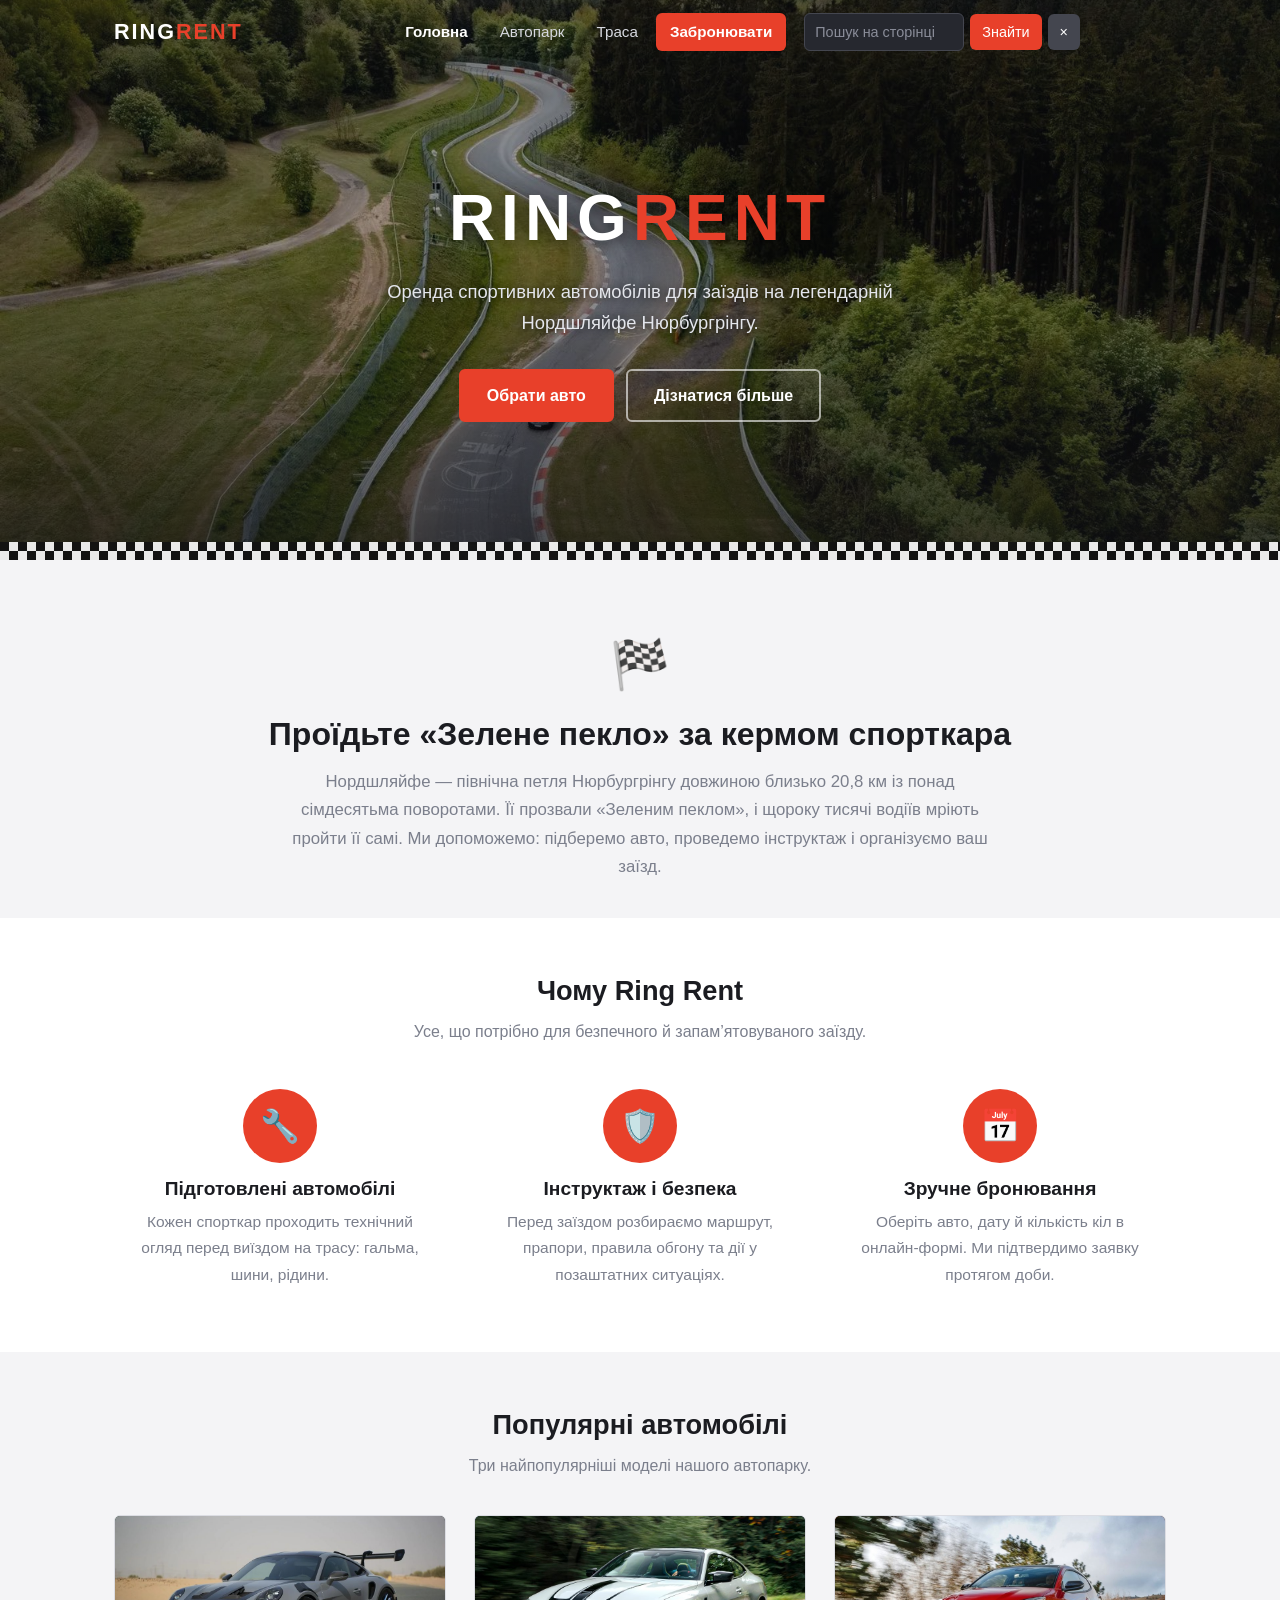
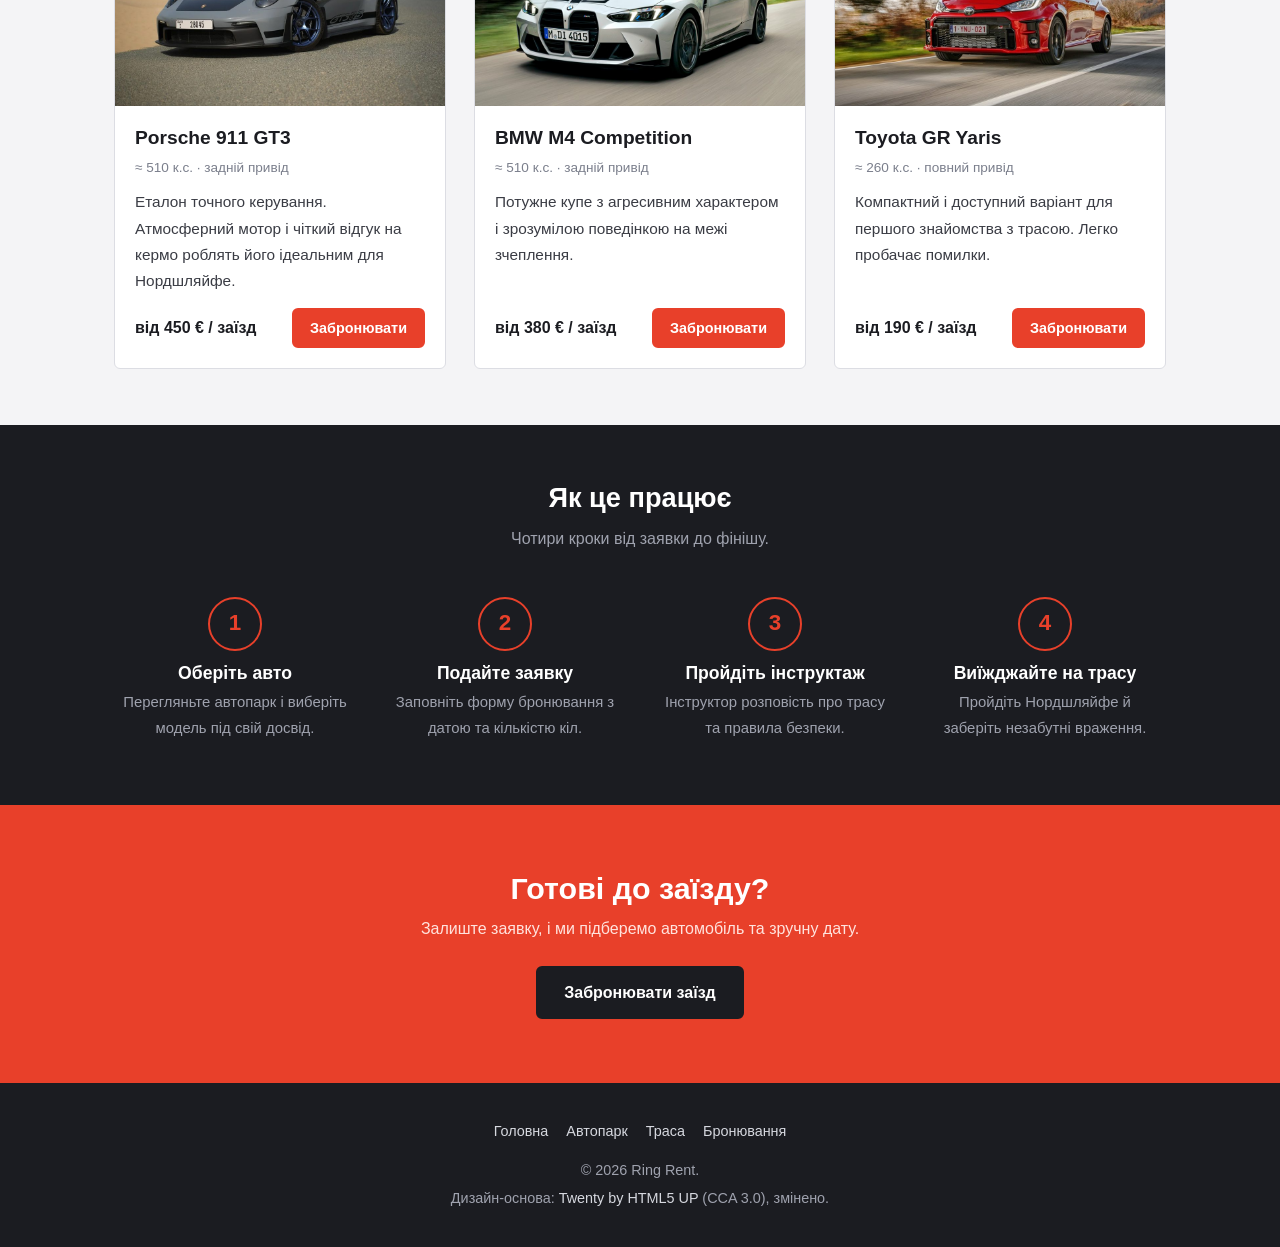
<file: index.html>
<!DOCTYPE html>
<html lang="uk">
<head>
  <meta charset="UTF-8">
  <meta name="viewport" content="width=device-width, initial-scale=1.0">
  <meta name="description" content="Ring Rent: оренда спортивних автомобілів для заїздів на Нюрбургрінгу (навчальний проєкт).">
  <title>Ring Rent — оренда спорткарів на Нюрбургрінгу</title>
  <link rel="stylesheet" href="css/style.css">
</head>
<body>
  <header class="header header--alt">
    <div class="container header__inner">
      <a class="header__logo" href="index.html">Ring<span class="header__logo-accent">Rent</span></a>
      <button class="header__toggle" type="button" aria-label="Відкрити меню" aria-expanded="false" aria-controls="header-tools">
        <span class="header__toggle-bar"></span>
        <span class="header__toggle-bar"></span>
        <span class="header__toggle-bar"></span>
      </button>
      <div class="header__tools" id="header-tools">
        <nav class="nav">
          <ul class="nav__list">
            <li><a class="nav__link nav__link--current" href="index.html">Головна</a></li>
            <li><a class="nav__link" href="cars.html">Автопарк</a></li>
            <li><a class="nav__link" href="track.html">Траса</a></li>
            <li><a class="nav__link nav__link--button" href="booking.html">Забронювати</a></li>
          </ul>
        </nav>
        <form class="search" role="search">
          <input class="search__input" type="search" placeholder="Пошук на сторінці" aria-label="Пошук тексту">
          <button class="search__button" type="submit">Знайти</button>
          <button class="search__button search__button--clear" type="button" aria-label="Очистити пошук">×</button>
          <span class="search__result" aria-live="polite"></span>
        </form>
      </div>
    </div>
  </header>

  <main>
    <section class="banner">
      <div class="banner__inner">
        <h1 class="banner__title">Ring<span class="banner__title-accent">Rent</span></h1>
        <p class="banner__text">Оренда спортивних автомобілів для заїздів на легендарній Нордшляйфе Нюрбургрінгу.</p>
        <div class="banner__actions">
          <a class="button button--primary" href="cars.html">Обрати авто</a>
          <a class="button" href="#about">Дізнатися більше</a>
        </div>
      </div>
    </section>

    <section class="intro container" id="about">
      <span class="intro__icon">🏁</span>
      <h2 class="intro__title">Проїдьте «Зелене пекло» за кермом спорткара</h2>
      <p class="intro__text">Нордшляйфе — північна петля Нюрбургрінгу довжиною близько 20,8 км із понад сімдесятьма поворотами. Її прозвали «Зеленим пеклом», і щороку тисячі водіїв мріють пройти її самі. Ми допоможемо: підберемо авто, проведемо інструктаж і організуємо ваш заїзд.</p>
    </section>

    <section class="section section--light">
      <div class="container">
        <h2 class="section__title">Чому Ring Rent</h2>
        <p class="section__lead">Усе, що потрібно для безпечного й запам’ятовуваного заїзду.</p>
        <div class="grid grid--3">
          <article class="feature">
            <span class="feature__icon">🔧</span>
            <h3 class="feature__title">Підготовлені автомобілі</h3>
            <p class="feature__text">Кожен спорткар проходить технічний огляд перед виїздом на трасу: гальма, шини, рідини.</p>
          </article>
          <article class="feature">
            <span class="feature__icon">🛡️</span>
            <h3 class="feature__title">Інструктаж і безпека</h3>
            <p class="feature__text">Перед заїздом розбираємо маршрут, прапори, правила обгону та дії у позаштатних ситуаціях.</p>
          </article>
          <article class="feature">
            <span class="feature__icon">📅</span>
            <h3 class="feature__title">Зручне бронювання</h3>
            <p class="feature__text">Оберіть авто, дату й кількість кіл в онлайн-формі. Ми підтвердимо заявку протягом доби.</p>
          </article>
        </div>
      </div>
    </section>

    <section class="section">
      <div class="container">
        <h2 class="section__title">Популярні автомобілі</h2>
        <p class="section__lead">Три найпопулярніші моделі нашого автопарку.</p>
        <div class="grid grid--3">
          <article class="card">
            <div class="card__media">🏎️<img class="card__photo" src="images/porsche-911-gt3.jpg" alt="Porsche 911 GT3" loading="lazy"></div>
            <div class="card__body">
              <h3 class="card__title">Porsche 911 GT3</h3>
              <p class="card__meta">≈ 510 к.с. · задній привід</p>
              <p class="card__text">Еталон точного керування. Атмосферний мотор і чіткий відгук на кермо роблять його ідеальним для Нордшляйфе.</p>
              <div class="card__footer">
                <span class="card__price">від 450 € / заїзд</span>
                <a class="button button--primary button--small" href="booking.html?car=gt3">Забронювати</a>
              </div>
            </div>
          </article>
          <article class="card">
            <div class="card__media card__media--blue">🚘<img class="card__photo" src="images/bmw-m4.jpg" alt="BMW M4 Competition" loading="lazy"></div>
            <div class="card__body">
              <h3 class="card__title">BMW M4 Competition</h3>
              <p class="card__meta">≈ 510 к.с. · задній привід</p>
              <p class="card__text">Потужне купе з агресивним характером і зрозумілою поведінкою на межі зчеплення.</p>
              <div class="card__footer">
                <span class="card__price">від 380 € / заїзд</span>
                <a class="button button--primary button--small" href="booking.html?car=m4">Забронювати</a>
              </div>
            </div>
          </article>
          <article class="card">
            <div class="card__media card__media--red">🚗<img class="card__photo" src="images/toyota-gr-yaris.jpg" alt="Toyota GR Yaris" loading="lazy"></div>
            <div class="card__body">
              <h3 class="card__title">Toyota GR Yaris</h3>
              <p class="card__meta">≈ 260 к.с. · повний привід</p>
              <p class="card__text">Компактний і доступний варіант для першого знайомства з трасою. Легко пробачає помилки.</p>
              <div class="card__footer">
                <span class="card__price">від 190 € / заїзд</span>
                <a class="button button--primary button--small" href="booking.html?car=yaris">Забронювати</a>
              </div>
            </div>
          </article>
        </div>
      </div>
    </section>

    <section class="section section--dark">
      <div class="container">
        <h2 class="section__title">Як це працює</h2>
        <p class="section__lead">Чотири кроки від заявки до фінішу.</p>
        <div class="grid grid--4">
          <div class="step">
            <span class="step__number">1</span>
            <h3 class="step__title">Оберіть авто</h3>
            <p class="step__text">Перегляньте автопарк і виберіть модель під свій досвід.</p>
          </div>
          <div class="step">
            <span class="step__number">2</span>
            <h3 class="step__title">Подайте заявку</h3>
            <p class="step__text">Заповніть форму бронювання з датою та кількістю кіл.</p>
          </div>
          <div class="step">
            <span class="step__number">3</span>
            <h3 class="step__title">Пройдіть інструктаж</h3>
            <p class="step__text">Інструктор розповість про трасу та правила безпеки.</p>
          </div>
          <div class="step">
            <span class="step__number">4</span>
            <h3 class="step__title">Виїжджайте на трасу</h3>
            <p class="step__text">Пройдіть Нордшляйфе й заберіть незабутні враження.</p>
          </div>
        </div>
      </div>
    </section>
  </main>

  <section class="cta">
    <h2 class="cta__title">Готові до заїзду?</h2>
    <p class="cta__text">Залиште заявку, і ми підберемо автомобіль та зручну дату.</p>
    <a class="button button--primary" href="booking.html">Забронювати заїзд</a>
  </section>

  <footer class="footer">
    <div class="footer__links">
      <a class="footer__link" href="index.html">Головна</a>
      <a class="footer__link" href="cars.html">Автопарк</a>
      <a class="footer__link" href="track.html">Траса</a>
      <a class="footer__link" href="booking.html">Бронювання</a>
    </div>
    <p class="footer__text">© 2026 Ring Rent.</p>
    <p class="footer__text">Дизайн-основа: <a class="footer__link" href="http://html5up.net">Twenty by HTML5 UP</a> (CCA 3.0), змінено.</p>
  </footer>

  <script src="js/main.js"></script>
</body>
</html>
</file>
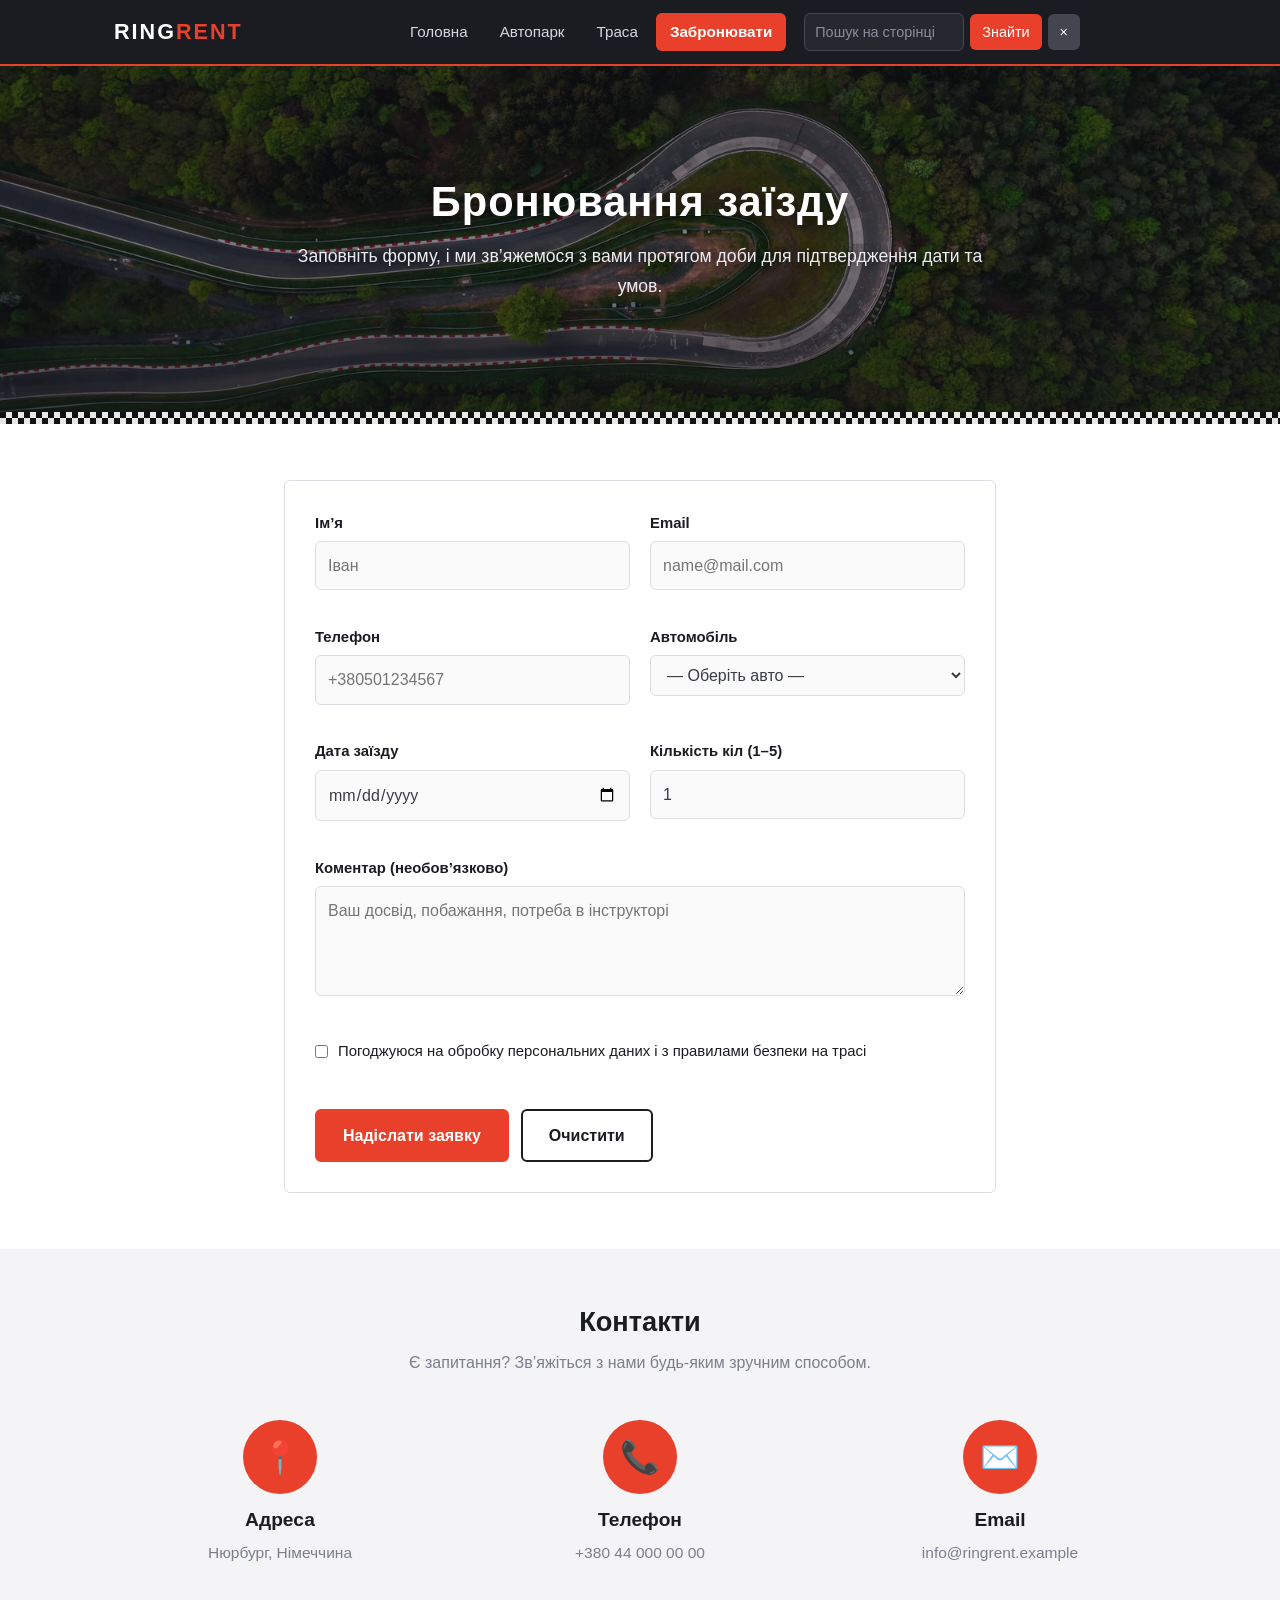
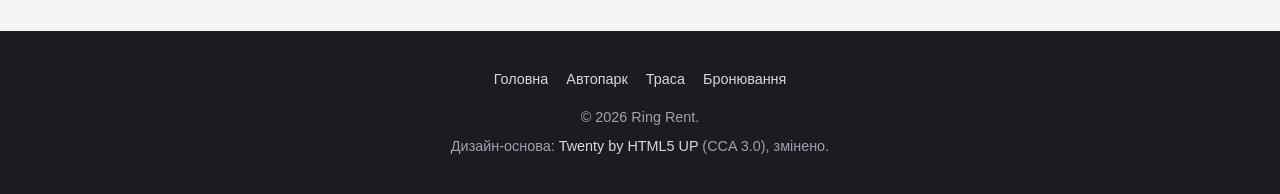
<file: booking.html>
<!DOCTYPE html>
<html lang="uk">
<head>
  <meta charset="UTF-8">
  <meta name="viewport" content="width=device-width, initial-scale=1.0">
  <meta name="description" content="Онлайн-бронювання заїзду на спортивному авто по Нордшляйфе.">
  <title>Бронювання — Ring Rent</title>
  <link rel="stylesheet" href="css/style.css">
</head>
<body>
  <header class="header">
    <div class="container header__inner">
      <a class="header__logo" href="index.html">Ring<span class="header__logo-accent">Rent</span></a>
      <button class="header__toggle" type="button" aria-label="Відкрити меню" aria-expanded="false" aria-controls="header-tools">
        <span class="header__toggle-bar"></span>
        <span class="header__toggle-bar"></span>
        <span class="header__toggle-bar"></span>
      </button>
      <div class="header__tools" id="header-tools">
        <nav class="nav">
          <ul class="nav__list">
            <li><a class="nav__link" href="index.html">Головна</a></li>
            <li><a class="nav__link" href="cars.html">Автопарк</a></li>
            <li><a class="nav__link" href="track.html">Траса</a></li>
            <li><a class="nav__link nav__link--button nav__link--current" href="booking.html">Забронювати</a></li>
          </ul>
        </nav>
        <form class="search" role="search">
          <input class="search__input" type="search" placeholder="Пошук на сторінці" aria-label="Пошук тексту">
          <button class="search__button" type="submit">Знайти</button>
          <button class="search__button search__button--clear" type="button" aria-label="Очистити пошук">×</button>
          <span class="search__result" aria-live="polite"></span>
        </form>
      </div>
    </div>
  </header>

  <main>
    <section class="page-banner page-banner--booking">
      <div class="container page-banner__inner">
        <h1 class="page-banner__title">Бронювання заїзду</h1>
        <p class="page-banner__text">Заповніть форму, і ми зв’яжемося з вами протягом доби для підтвердження дати та умов.</p>
      </div>
    </section>

    <section class="section section--light">
      <div class="container container--narrow">
        <form class="form" action="#" method="post" novalidate>
          <div class="form__row">
            <div class="form__group">
              <label class="form__label" for="name">Ім’я</label>
              <input class="form__input" type="text" id="name" name="name" placeholder="Іван" required minlength="2" maxlength="50" pattern="[A-Za-zА-Яа-яІіЇїЄєҐґ'’\- ]+">
              <span class="form__error"></span>
            </div>
            <div class="form__group">
              <label class="form__label" for="email">Email</label>
              <input class="form__input" type="email" id="email" name="email" placeholder="name@mail.com" required>
              <span class="form__error"></span>
            </div>
          </div>

          <div class="form__row">
            <div class="form__group">
              <label class="form__label" for="phone">Телефон</label>
              <input class="form__input" type="tel" id="phone" name="phone" placeholder="+380501234567" required pattern="\+380[0-9]{9}">
              <span class="form__error"></span>
            </div>
            <div class="form__group">
              <label class="form__label" for="car">Автомобіль</label>
              <select class="form__input" id="car" name="car" required>
                <option value="">— Оберіть авто —</option>
                <option value="gt3">Porsche 911 GT3 (450 €)</option>
                <option value="m4">BMW M4 Competition (380 €)</option>
                <option value="r8">Audi R8 V10 (520 €)</option>
                <option value="amg">Mercedes-AMG GT (480 €)</option>
                <option value="gtr">Nissan GT-R (430 €)</option>
                <option value="yaris">Toyota GR Yaris (190 €)</option>
              </select>
              <span class="form__error"></span>
            </div>
          </div>

          <div class="form__row">
            <div class="form__group">
              <label class="form__label" for="date">Дата заїзду</label>
              <input class="form__input" type="date" id="date" name="date" required>
              <span class="form__error"></span>
            </div>
            <div class="form__group">
              <label class="form__label" for="laps">Кількість кіл (1–5)</label>
              <input class="form__input" type="number" id="laps" name="laps" min="1" max="5" step="1" value="1" required>
              <span class="form__error"></span>
            </div>
          </div>

          <div class="form__group form__group--full">
            <label class="form__label" for="message">Коментар (необов’язково)</label>
            <textarea class="form__input form__input--textarea" id="message" name="message" maxlength="300" placeholder="Ваш досвід, побажання, потреба в інструкторі"></textarea>
            <span class="form__error"></span>
          </div>

          <div class="form__group form__group--checkbox">
            <input class="form__checkbox" type="checkbox" id="agree" name="agree" required>
            <label class="form__label" for="agree">Погоджуюся на обробку персональних даних і з правилами безпеки на трасі</label>
            <span class="form__error"></span>
          </div>

          <div class="form__actions">
            <button class="button button--primary" type="submit">Надіслати заявку</button>
            <button class="button button--dark" type="reset">Очистити</button>
          </div>

          <p class="form__success form__success--hidden" role="status">Дякуємо! Вашу заявку надіслано, ми зв’яжемося з вами найближчим часом.</p>
        </form>
      </div>
    </section>

    <section class="section">
      <div class="container">
        <h2 class="section__title">Контакти</h2>
        <p class="section__lead">Є запитання? Зв’яжіться з нами будь-яким зручним способом.</p>
        <div class="grid grid--3">
          <article class="feature">
            <span class="feature__icon">📍</span>
            <h3 class="feature__title">Адреса</h3>
            <p class="feature__text">Нюрбург, Німеччина</p>
          </article>
          <article class="feature">
            <span class="feature__icon">📞</span>
            <h3 class="feature__title">Телефон</h3>
            <p class="feature__text">+380 44 000 00 00</p>
          </article>
          <article class="feature">
            <span class="feature__icon">✉️</span>
            <h3 class="feature__title">Email</h3>
            <p class="feature__text">info@ringrent.example</p>
          </article>
        </div>
      </div>
    </section>
  </main>

  <footer class="footer">
    <div class="footer__links">
      <a class="footer__link" href="index.html">Головна</a>
      <a class="footer__link" href="cars.html">Автопарк</a>
      <a class="footer__link" href="track.html">Траса</a>
      <a class="footer__link" href="booking.html">Бронювання</a>
    </div>
    <p class="footer__text">© 2026 Ring Rent.</p>
    <p class="footer__text">Дизайн-основа: <a class="footer__link" href="http://html5up.net">Twenty by HTML5 UP</a> (CCA 3.0), змінено.</p>
  </footer>

  <script src="js/main.js"></script>
</body>
</html>
</file>
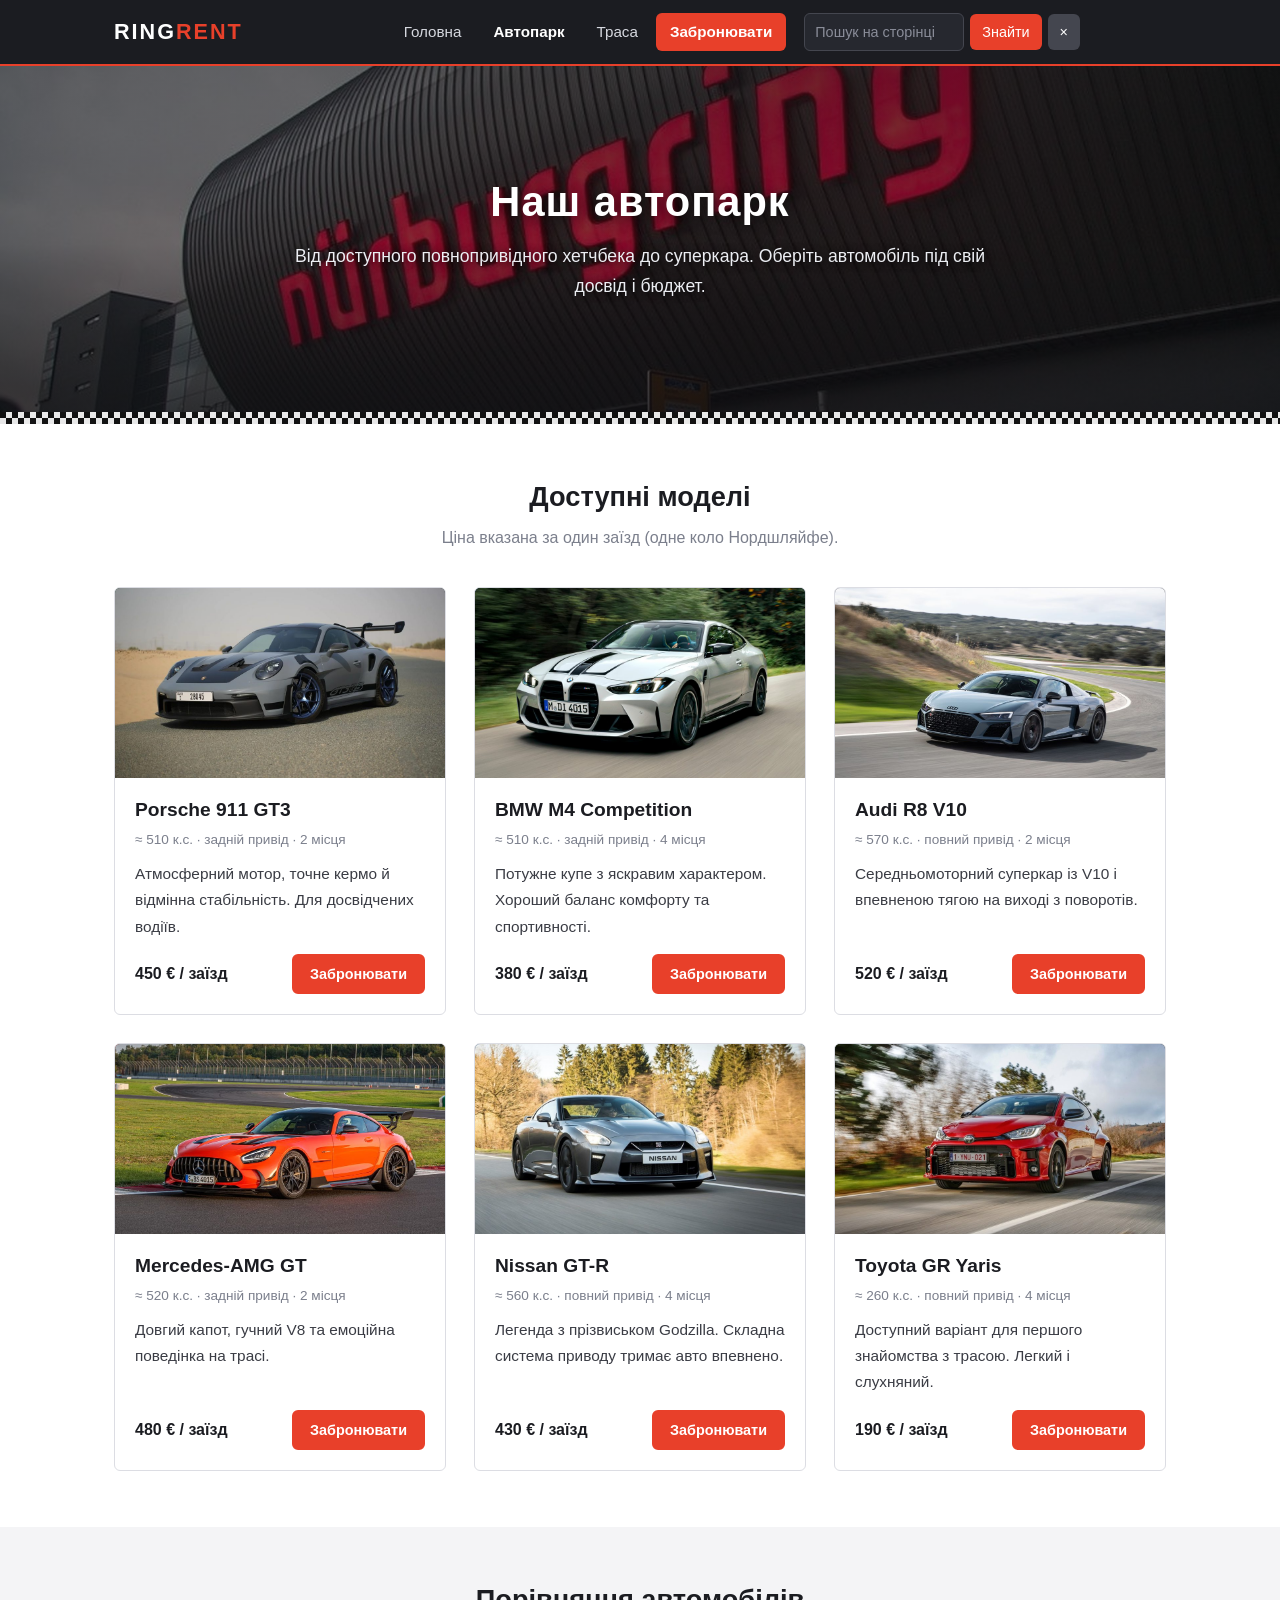
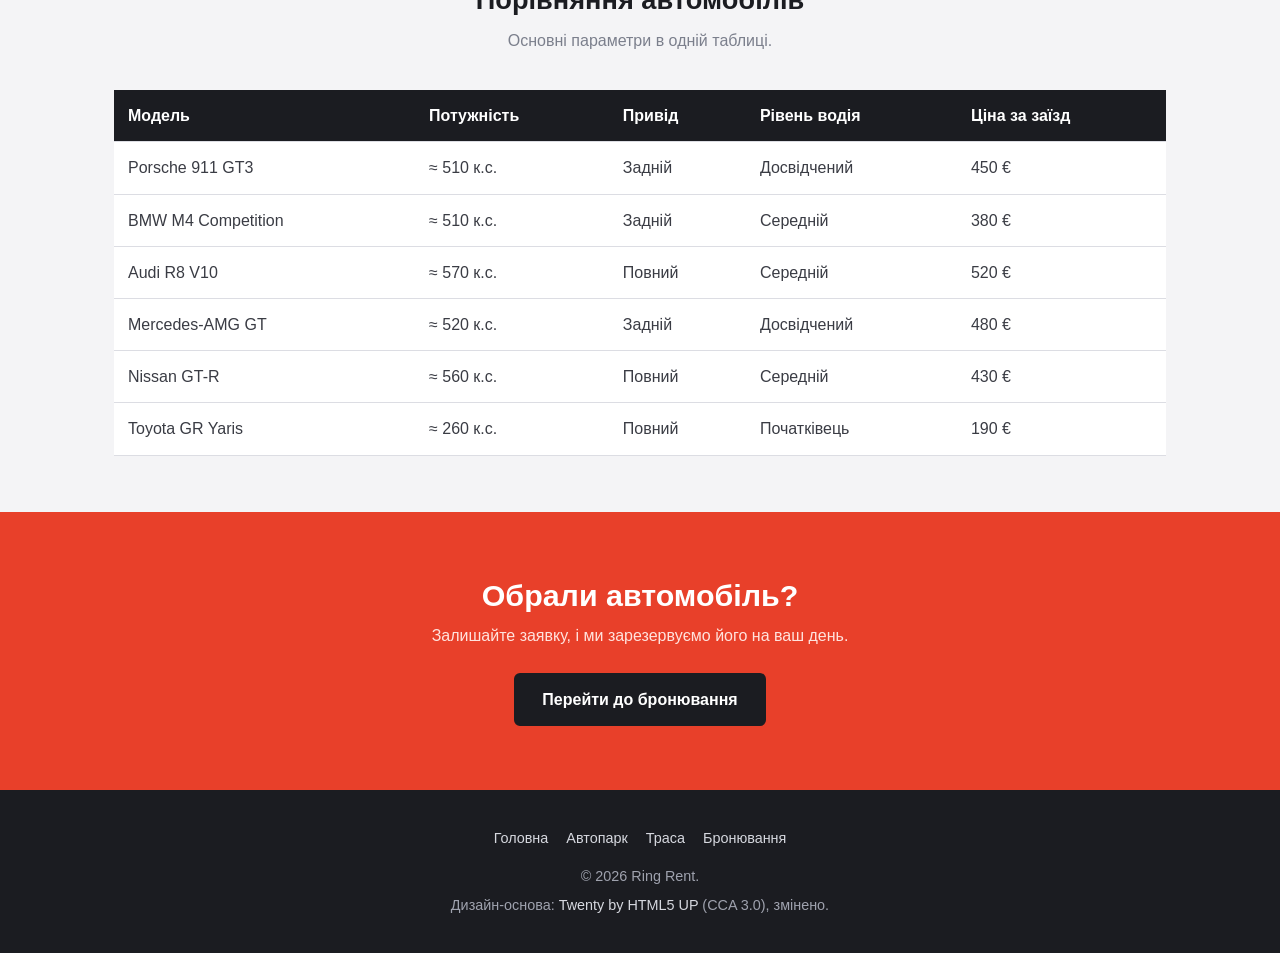
<file: cars.html>
<!DOCTYPE html>
<html lang="uk">
<head>
  <meta charset="UTF-8">
  <meta name="viewport" content="width=device-width, initial-scale=1.0">
  <meta name="description" content="Автопарк Ring Rent: спортивні автомобілі для оренди на заїзд по Нордшляйфе.">
  <title>Автопарк — Ring Rent</title>
  <link rel="stylesheet" href="css/style.css">
</head>
<body>
  <header class="header">
    <div class="container header__inner">
      <a class="header__logo" href="index.html">Ring<span class="header__logo-accent">Rent</span></a>
      <button class="header__toggle" type="button" aria-label="Відкрити меню" aria-expanded="false" aria-controls="header-tools">
        <span class="header__toggle-bar"></span>
        <span class="header__toggle-bar"></span>
        <span class="header__toggle-bar"></span>
      </button>
      <div class="header__tools" id="header-tools">
        <nav class="nav">
          <ul class="nav__list">
            <li><a class="nav__link" href="index.html">Головна</a></li>
            <li><a class="nav__link nav__link--current" href="cars.html">Автопарк</a></li>
            <li><a class="nav__link" href="track.html">Траса</a></li>
            <li><a class="nav__link nav__link--button" href="booking.html">Забронювати</a></li>
          </ul>
        </nav>
        <form class="search" role="search">
          <input class="search__input" type="search" placeholder="Пошук на сторінці" aria-label="Пошук тексту">
          <button class="search__button" type="submit">Знайти</button>
          <button class="search__button search__button--clear" type="button" aria-label="Очистити пошук">×</button>
          <span class="search__result" aria-live="polite"></span>
        </form>
      </div>
    </div>
  </header>

  <main>
    <section class="page-banner page-banner--cars">
      <div class="container page-banner__inner">
        <h1 class="page-banner__title">Наш автопарк</h1>
        <p class="page-banner__text">Від доступного повнопривідного хетчбека до суперкара. Оберіть автомобіль під свій досвід і бюджет.</p>
      </div>
    </section>

    <section class="section section--light">
      <div class="container">
        <h2 class="section__title">Доступні моделі</h2>
        <p class="section__lead">Ціна вказана за один заїзд (одне коло Нордшляйфе).</p>
        <div class="grid grid--3">
          <article class="card">
            <div class="card__media">🏎️<img class="card__photo" src="images/porsche-911-gt3.jpg" alt="Porsche 911 GT3" loading="lazy"></div>
            <div class="card__body">
              <h3 class="card__title">Porsche 911 GT3</h3>
              <p class="card__meta">≈ 510 к.с. · задній привід · 2 місця</p>
              <p class="card__text">Атмосферний мотор, точне кермо й відмінна стабільність. Для досвідчених водіїв.</p>
              <div class="card__footer">
                <span class="card__price">450 € / заїзд</span>
                <a class="button button--primary button--small" href="booking.html?car=gt3">Забронювати</a>
              </div>
            </div>
          </article>
          <article class="card">
            <div class="card__media card__media--blue">🚘<img class="card__photo" src="images/bmw-m4.jpg" alt="BMW M4 Competition" loading="lazy"></div>
            <div class="card__body">
              <h3 class="card__title">BMW M4 Competition</h3>
              <p class="card__meta">≈ 510 к.с. · задній привід · 4 місця</p>
              <p class="card__text">Потужне купе з яскравим характером. Хороший баланс комфорту та спортивності.</p>
              <div class="card__footer">
                <span class="card__price">380 € / заїзд</span>
                <a class="button button--primary button--small" href="booking.html?car=m4">Забронювати</a>
              </div>
            </div>
          </article>
          <article class="card">
            <div class="card__media card__media--grey">🏎️<img class="card__photo" src="images/audi-r8.jpg" alt="Audi R8 V10" loading="lazy"></div>
            <div class="card__body">
              <h3 class="card__title">Audi R8 V10</h3>
              <p class="card__meta">≈ 570 к.с. · повний привід · 2 місця</p>
              <p class="card__text">Середньомоторний суперкар із V10 і впевненою тягою на виході з поворотів.</p>
              <div class="card__footer">
                <span class="card__price">520 € / заїзд</span>
                <a class="button button--primary button--small" href="booking.html?car=r8">Забронювати</a>
              </div>
            </div>
          </article>
          <article class="card">
            <div class="card__media card__media--red">🚗<img class="card__photo" src="images/mercedes-amg-gt.jpg" alt="Mercedes-AMG GT" loading="lazy"></div>
            <div class="card__body">
              <h3 class="card__title">Mercedes-AMG GT</h3>
              <p class="card__meta">≈ 520 к.с. · задній привід · 2 місця</p>
              <p class="card__text">Довгий капот, гучний V8 та емоційна поведінка на трасі.</p>
              <div class="card__footer">
                <span class="card__price">480 € / заїзд</span>
                <a class="button button--primary button--small" href="booking.html?car=amg">Забронювати</a>
              </div>
            </div>
          </article>
          <article class="card">
            <div class="card__media card__media--blue">🚙<img class="card__photo" src="images/nissan-gt-r.jpg" alt="Nissan GT-R" loading="lazy"></div>
            <div class="card__body">
              <h3 class="card__title">Nissan GT-R</h3>
              <p class="card__meta">≈ 560 к.с. · повний привід · 4 місця</p>
              <p class="card__text">Легенда з прізвиськом Godzilla. Складна система приводу тримає авто впевнено.</p>
              <div class="card__footer">
                <span class="card__price">430 € / заїзд</span>
                <a class="button button--primary button--small" href="booking.html?car=gtr">Забронювати</a>
              </div>
            </div>
          </article>
          <article class="card">
            <div class="card__media">🚗<img class="card__photo" src="images/toyota-gr-yaris.jpg" alt="Toyota GR Yaris" loading="lazy"></div>
            <div class="card__body">
              <h3 class="card__title">Toyota GR Yaris</h3>
              <p class="card__meta">≈ 260 к.с. · повний привід · 4 місця</p>
              <p class="card__text">Доступний варіант для першого знайомства з трасою. Легкий і слухняний.</p>
              <div class="card__footer">
                <span class="card__price">190 € / заїзд</span>
                <a class="button button--primary button--small" href="booking.html?car=yaris">Забронювати</a>
              </div>
            </div>
          </article>
        </div>
      </div>
    </section>

    <section class="section">
      <div class="container">
        <h2 class="section__title">Порівняння автомобілів</h2>
        <p class="section__lead">Основні параметри в одній таблиці.</p>
        <div class="table-wrap">
          <table class="table">
            <thead>
              <tr>
                <th class="table__cell table__cell--head">Модель</th>
                <th class="table__cell table__cell--head">Потужність</th>
                <th class="table__cell table__cell--head">Привід</th>
                <th class="table__cell table__cell--head">Рівень водія</th>
                <th class="table__cell table__cell--head">Ціна за заїзд</th>
              </tr>
            </thead>
            <tbody>
              <tr>
                <td class="table__cell">Porsche 911 GT3</td>
                <td class="table__cell">≈ 510 к.с.</td>
                <td class="table__cell">Задній</td>
                <td class="table__cell">Досвідчений</td>
                <td class="table__cell">450 €</td>
              </tr>
              <tr>
                <td class="table__cell">BMW M4 Competition</td>
                <td class="table__cell">≈ 510 к.с.</td>
                <td class="table__cell">Задній</td>
                <td class="table__cell">Середній</td>
                <td class="table__cell">380 €</td>
              </tr>
              <tr>
                <td class="table__cell">Audi R8 V10</td>
                <td class="table__cell">≈ 570 к.с.</td>
                <td class="table__cell">Повний</td>
                <td class="table__cell">Середній</td>
                <td class="table__cell">520 €</td>
              </tr>
              <tr>
                <td class="table__cell">Mercedes-AMG GT</td>
                <td class="table__cell">≈ 520 к.с.</td>
                <td class="table__cell">Задній</td>
                <td class="table__cell">Досвідчений</td>
                <td class="table__cell">480 €</td>
              </tr>
              <tr>
                <td class="table__cell">Nissan GT-R</td>
                <td class="table__cell">≈ 560 к.с.</td>
                <td class="table__cell">Повний</td>
                <td class="table__cell">Середній</td>
                <td class="table__cell">430 €</td>
              </tr>
              <tr>
                <td class="table__cell">Toyota GR Yaris</td>
                <td class="table__cell">≈ 260 к.с.</td>
                <td class="table__cell">Повний</td>
                <td class="table__cell">Початківець</td>
                <td class="table__cell">190 €</td>
              </tr>
            </tbody>
          </table>
        </div>
      </div>
    </section>
  </main>

  <section class="cta">
    <h2 class="cta__title">Обрали автомобіль?</h2>
    <p class="cta__text">Залишайте заявку, і ми зарезервуємо його на ваш день.</p>
    <a class="button button--primary" href="booking.html">Перейти до бронювання</a>
  </section>

  <footer class="footer">
    <div class="footer__links">
      <a class="footer__link" href="index.html">Головна</a>
      <a class="footer__link" href="cars.html">Автопарк</a>
      <a class="footer__link" href="track.html">Траса</a>
      <a class="footer__link" href="booking.html">Бронювання</a>
    </div>
    <p class="footer__text">© 2026 Ring Rent.</p>
    <p class="footer__text">Дизайн-основа: <a class="footer__link" href="http://html5up.net">Twenty by HTML5 UP</a> (CCA 3.0), змінено.</p>
  </footer>

  <script src="js/main.js"></script>
</body>
</html>
</file>
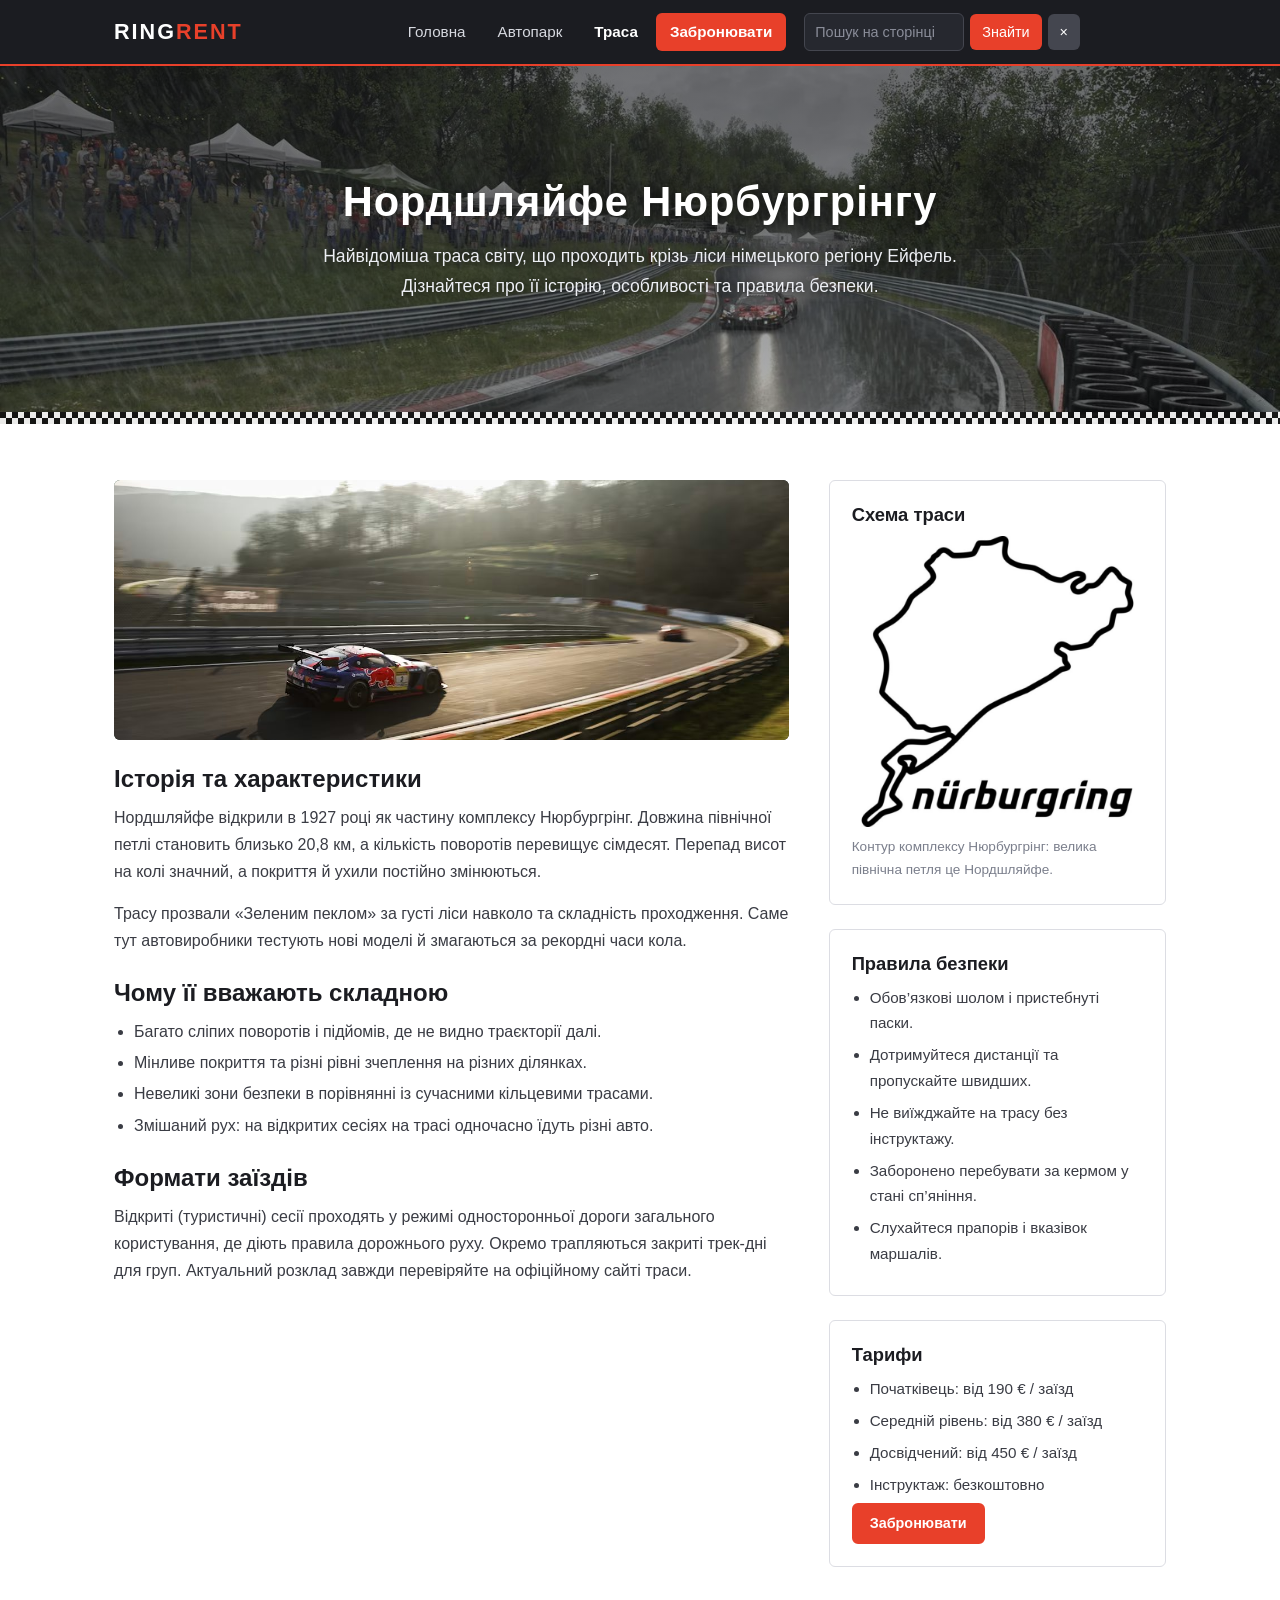
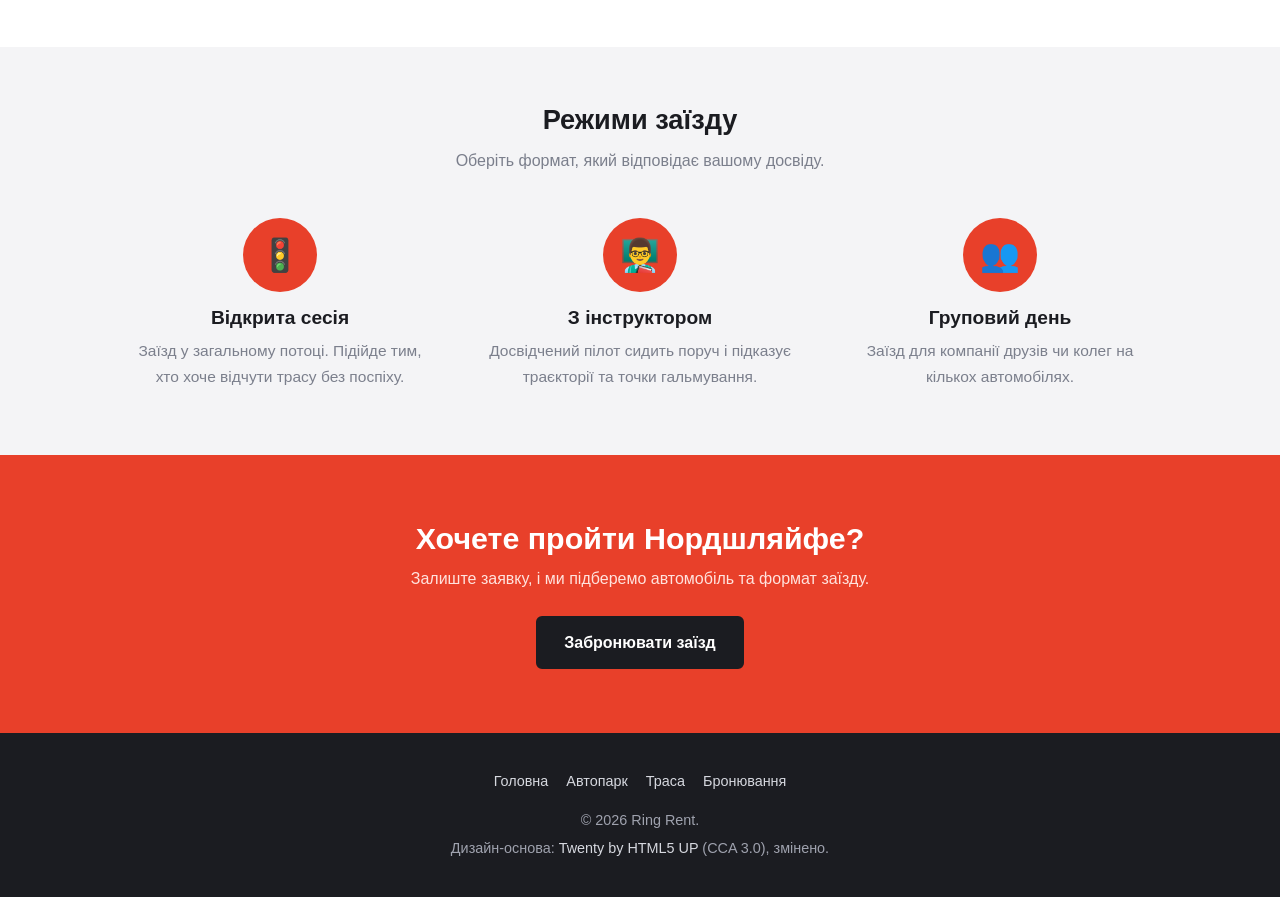
<file: track.html>
<!DOCTYPE html>
<html lang="uk">
<head>
  <meta charset="UTF-8">
  <meta name="viewport" content="width=device-width, initial-scale=1.0">
  <meta name="description" content="Про Нордшляйфе Нюрбургрінгу: історія, особливості траси, правила безпеки та тарифи.">
  <title>Траса — Ring Rent</title>
  <link rel="stylesheet" href="css/style.css">
</head>
<body>
  <header class="header">
    <div class="container header__inner">
      <a class="header__logo" href="index.html">Ring<span class="header__logo-accent">Rent</span></a>
      <button class="header__toggle" type="button" aria-label="Відкрити меню" aria-expanded="false" aria-controls="header-tools">
        <span class="header__toggle-bar"></span>
        <span class="header__toggle-bar"></span>
        <span class="header__toggle-bar"></span>
      </button>
      <div class="header__tools" id="header-tools">
        <nav class="nav">
          <ul class="nav__list">
            <li><a class="nav__link" href="index.html">Головна</a></li>
            <li><a class="nav__link" href="cars.html">Автопарк</a></li>
            <li><a class="nav__link nav__link--current" href="track.html">Траса</a></li>
            <li><a class="nav__link nav__link--button" href="booking.html">Забронювати</a></li>
          </ul>
        </nav>
        <form class="search" role="search">
          <input class="search__input" type="search" placeholder="Пошук на сторінці" aria-label="Пошук тексту">
          <button class="search__button" type="submit">Знайти</button>
          <button class="search__button search__button--clear" type="button" aria-label="Очистити пошук">×</button>
          <span class="search__result" aria-live="polite"></span>
        </form>
      </div>
    </div>
  </header>

  <main>
    <section class="page-banner page-banner--track">
      <div class="container page-banner__inner">
        <h1 class="page-banner__title">Нордшляйфе Нюрбургрінгу</h1>
        <p class="page-banner__text">Найвідоміша траса світу, що проходить крізь ліси німецького регіону Ейфель. Дізнайтеся про її історію, особливості та правила безпеки.</p>
      </div>
    </section>

    <section class="section section--light">
      <div class="container">
        <div class="layout">
          <div class="article">
            <div class="article__banner">🏁<img class="article__photo" src="images/track.jpg" alt="Нордшляйфе Нюрбургрінгу" loading="lazy"></div>
            <h2 class="article__title">Історія та характеристики</h2>
            <p class="article__text">Нордшляйфе відкрили в 1927 році як частину комплексу Нюрбургрінг. Довжина північної петлі становить близько 20,8 км, а кількість поворотів перевищує сімдесят. Перепад висот на колі значний, а покриття й ухили постійно змінюються.</p>
            <p class="article__text">Трасу прозвали «Зеленим пеклом» за густі ліси навколо та складність проходження. Саме тут автовиробники тестують нові моделі й змагаються за рекордні часи кола.</p>

            <h2 class="article__title">Чому її вважають складною</h2>
            <ul class="article__list">
              <li class="article__list-item">Багато сліпих поворотів і підйомів, де не видно траєкторії далі.</li>
              <li class="article__list-item">Мінливе покриття та різні рівні зчеплення на різних ділянках.</li>
              <li class="article__list-item">Невеликі зони безпеки в порівнянні із сучасними кільцевими трасами.</li>
              <li class="article__list-item">Змішаний рух: на відкритих сесіях на трасі одночасно їдуть різні авто.</li>
            </ul>

            <h2 class="article__title">Формати заїздів</h2>
            <p class="article__text">Відкриті (туристичні) сесії проходять у режимі односторонньої дороги загального користування, де діють правила дорожнього руху. Окремо трапляються закриті трек-дні для груп. Актуальний розклад завжди перевіряйте на офіційному сайті траси.</p>
          </div>

          <aside class="sidebar">
            <div class="sidebar__block">
              <h3 class="sidebar__title">Схема траси</h3>
              <figure class="figure">
                <img class="figure__image" src="images/track-map.png" alt="Схема траси Нюрбургрінг" loading="lazy">
                <figcaption class="figure__caption">Контур комплексу Нюрбургрінг: велика північна петля це Нордшляйфе.</figcaption>
              </figure>
            </div>
            <div class="sidebar__block">
              <h3 class="sidebar__title">Правила безпеки</h3>
              <ul class="sidebar__list">
                <li class="sidebar__list-item">Обов’язкові шолом і пристебнуті паски.</li>
                <li class="sidebar__list-item">Дотримуйтеся дистанції та пропускайте швидших.</li>
                <li class="sidebar__list-item">Не виїжджайте на трасу без інструктажу.</li>
                <li class="sidebar__list-item">Заборонено перебувати за кермом у стані сп’яніння.</li>
                <li class="sidebar__list-item">Слухайтеся прапорів і вказівок маршалів.</li>
              </ul>
            </div>
            <div class="sidebar__block">
              <h3 class="sidebar__title">Тарифи</h3>
              <ul class="sidebar__list">
                <li class="sidebar__list-item">Початківець: від 190 € / заїзд</li>
                <li class="sidebar__list-item">Середній рівень: від 380 € / заїзд</li>
                <li class="sidebar__list-item">Досвідчений: від 450 € / заїзд</li>
                <li class="sidebar__list-item">Інструктаж: безкоштовно</li>
              </ul>
              <a class="button button--primary button--small" href="booking.html">Забронювати</a>
            </div>
          </aside>
        </div>
      </div>
    </section>

    <section class="section">
      <div class="container">
        <h2 class="section__title">Режими заїзду</h2>
        <p class="section__lead">Оберіть формат, який відповідає вашому досвіду.</p>
        <div class="grid grid--3">
          <article class="feature">
            <span class="feature__icon">🚦</span>
            <h3 class="feature__title">Відкрита сесія</h3>
            <p class="feature__text">Заїзд у загальному потоці. Підійде тим, хто хоче відчути трасу без поспіху.</p>
          </article>
          <article class="feature">
            <span class="feature__icon">👨‍🏫</span>
            <h3 class="feature__title">З інструктором</h3>
            <p class="feature__text">Досвідчений пілот сидить поруч і підказує траєкторії та точки гальмування.</p>
          </article>
          <article class="feature">
            <span class="feature__icon">👥</span>
            <h3 class="feature__title">Груповий день</h3>
            <p class="feature__text">Заїзд для компанії друзів чи колег на кількох автомобілях.</p>
          </article>
        </div>
      </div>
    </section>
  </main>

  <section class="cta">
    <h2 class="cta__title">Хочете пройти Нордшляйфе?</h2>
    <p class="cta__text">Залиште заявку, і ми підберемо автомобіль та формат заїзду.</p>
    <a class="button button--primary" href="booking.html">Забронювати заїзд</a>
  </section>

  <footer class="footer">
    <div class="footer__links">
      <a class="footer__link" href="index.html">Головна</a>
      <a class="footer__link" href="cars.html">Автопарк</a>
      <a class="footer__link" href="track.html">Траса</a>
      <a class="footer__link" href="booking.html">Бронювання</a>
    </div>
    <p class="footer__text">© 2026 Ring Rent.</p>
    <p class="footer__text">Дизайн-основа: <a class="footer__link" href="http://html5up.net">Twenty by HTML5 UP</a> (CCA 3.0), змінено.</p>
  </footer>

  <script src="js/main.js"></script>
</body>
</html>
</file>
<file: css/style.css>
:root {
  --c-bg: #f4f4f6;
  --c-white: #ffffff;
  --c-dark: #1b1c21;
  --c-dark-2: #26282f;
  --c-text: #3a3c44;
  --c-muted: #7b7f8c;
  --c-accent: #e8402a;
  --c-accent-dark: #c4311d;
  --c-border: #dcdde3;
  --c-error: #d93025;
  --c-success: #1e9e62;
  --radius: 6px;
  --container: 1100px;
  --header-h: 64px;
}

* { box-sizing: border-box; margin: 0; padding: 0; }
html { scroll-behavior: smooth; }
body {
  font-family: "Segoe UI", Roboto, Arial, sans-serif;
  background: var(--c-bg);
  color: var(--c-text);
  line-height: 1.7;
  font-size: 16px;
}
a { color: var(--c-accent); text-decoration: none; }
a:hover { color: var(--c-accent-dark); }
ul { list-style: none; }
h1, h2, h3 { line-height: 1.25; color: var(--c-dark); }

.container {
  width: 100%;
  max-width: var(--container);
  margin: 0 auto;
  padding: 0 24px;
}
.container--narrow { max-width: 760px; }

.header {
  position: sticky;
  top: 0;
  z-index: 50;
  background: var(--c-dark);
  box-shadow: 0 2px 0 var(--c-accent);
}
.header--alt {
  position: fixed;
  left: 0;
  right: 0;
  background: transparent;
  box-shadow: none;
  transition: background 0.3s;
}
.header--solid { background: rgba(27, 28, 33, 0.96); box-shadow: 0 2px 0 var(--c-accent); }
.header__inner {
  display: flex;
  align-items: center;
  justify-content: space-between;
  gap: 16px;
  flex-wrap: wrap;
  min-height: var(--header-h);
  padding-top: 8px;
  padding-bottom: 8px;
}
.header__logo {
  font-size: 1.35rem;
  font-weight: 800;
  letter-spacing: 2px;
  text-transform: uppercase;
  color: #fff;
}
.header__logo:hover { color: #fff; }
.header__logo-accent { color: var(--c-accent); }
.header__tools { display: flex; align-items: center; gap: 18px; flex-wrap: wrap; }

.header__toggle {
  display: none;
  flex-direction: column;
  align-items: center;
  justify-content: center;
  gap: 5px;
  width: 46px;
  height: 42px;
  border: 1px solid #44464f;
  border-radius: var(--radius);
  background: transparent;
  cursor: pointer;
}
.header__toggle:hover { background: rgba(255, 255, 255, 0.1); }
.header__toggle-bar {
  display: block;
  width: 22px;
  height: 2px;
  background: #fff;
  transition: transform 0.25s, opacity 0.2s;
}
.header--open .header__toggle-bar:nth-child(1) { transform: translateY(7px) rotate(45deg); }
.header--open .header__toggle-bar:nth-child(2) { opacity: 0; }
.header--open .header__toggle-bar:nth-child(3) { transform: translateY(-7px) rotate(-45deg); }
.header--open { background: rgba(27, 28, 33, 0.97); box-shadow: 0 2px 0 var(--c-accent); }

.nav__list { display: flex; align-items: center; gap: 4px; flex-wrap: wrap; }
.nav__link {
  display: block;
  padding: 6px 14px;
  border-radius: var(--radius);
  color: #d6d8df;
  font-size: 0.95rem;
}
.nav__link:hover { color: #fff; background: rgba(255, 255, 255, 0.1); }
.nav__link--current { color: #fff; font-weight: 600; }
.nav__link--button { background: var(--c-accent); color: #fff; font-weight: 600; }
.nav__link--button:hover { background: var(--c-accent-dark); }

.search { display: flex; align-items: center; gap: 6px; flex-wrap: wrap; }
.search__input {
  width: 160px;
  padding: 6px 10px;
  border: 1px solid #44464f;
  border-radius: var(--radius);
  background: var(--c-dark-2);
  color: #fff;
  font: inherit;
  font-size: 0.9rem;
}
.search__input::placeholder { color: #8a8d99; }
.search__input:focus { outline: 2px solid var(--c-accent); }
.search__button {
  padding: 6px 12px;
  border: 0;
  border-radius: var(--radius);
  background: var(--c-accent);
  color: #fff;
  font: inherit;
  font-size: 0.9rem;
  cursor: pointer;
}
.search__button:hover { background: var(--c-accent-dark); }
.search__button--clear { background: #44464f; }
.search__button--clear:hover { background: #5a5d68; }
.search__result { font-size: 0.8rem; color: #b8bac4; min-width: 80px; }

.search-mark { background: #ffd83d; color: #000; padding: 0 2px; border-radius: 2px; }

.banner {
  position: relative;
  min-height: 560px;
  display: flex;
  align-items: center;
  justify-content: center;
  text-align: center;
  padding: 130px 24px 90px;
  color: #fff;
    background:
    linear-gradient(180deg, rgba(15, 16, 20, 0.55) 0%, rgba(15, 16, 20, 0.35) 45%, rgba(15, 16, 20, 0.75) 100%),
    url("../images/hero.jpg") center / cover no-repeat,
    linear-gradient(115deg, #0e2a1f 0%, #1c3d2d 40%, #2b2c33 100%);
}
.banner::after {
  content: "";
  position: absolute;
  left: 0; right: 0; bottom: 0;
  height: 18px;
  background: repeating-conic-gradient(#fff 0% 25%, #111 0% 50%) 0 0 / 18px 18px;
  opacity: 0.9;
}
.banner__title {
  text-shadow: 0 2px 18px rgba(0, 0, 0, 0.6);
  font-size: 4rem;
  font-weight: 800;
  letter-spacing: 6px;
  text-transform: uppercase;
  color: #fff;
}
.banner__title-accent { color: var(--c-accent); }
.banner__text { text-shadow: 0 1px 10px rgba(0, 0, 0, 0.7); margin: 18px auto 30px; max-width: 560px; font-size: 1.15rem; color: #e4e6ec; }
.banner__actions { display: flex; gap: 12px; justify-content: center; flex-wrap: wrap; }

.button {
  display: inline-block;
  padding: 11px 26px;
  border: 2px solid rgba(255, 255, 255, 0.6);
  border-radius: var(--radius);
  background: transparent;
  color: #fff;
  font: inherit;
  font-weight: 600;
  cursor: pointer;
  transition: background 0.2s, border-color 0.2s;
}
.button:hover { background: rgba(255, 255, 255, 0.15); color: #fff; }
.button--primary { background: var(--c-accent); border-color: var(--c-accent); }
.button--primary:hover { background: var(--c-accent-dark); border-color: var(--c-accent-dark); }
.button--dark { color: var(--c-dark); border-color: var(--c-dark); }
.button--dark:hover { background: var(--c-dark); color: #fff; }
.button--small { padding: 6px 16px; font-size: 0.9rem; }

.intro { padding: 64px 0 36px; text-align: center; }
.intro--page { padding-top: 56px; }
.intro__icon { display: block; font-size: 3rem; margin-bottom: 8px; }
.intro__title { font-size: 2rem; margin-bottom: 14px; }
.intro__text { max-width: 720px; margin: 0 auto; color: var(--c-muted); font-size: 1.05rem; }

.page-banner {
  position: relative;
  display: flex;
  align-items: center;
  justify-content: center;
  min-height: 360px;
  padding: 70px 0 80px;
  text-align: center;
  color: #fff;
  background: linear-gradient(135deg, #1c3d2d, #2b2c33);
}
.page-banner::after {
  content: "";
  position: absolute;
  left: 0; right: 0; bottom: 0;
  height: 12px;
  background: repeating-conic-gradient(#fff 0% 25%, #111 0% 50%) 0 0 / 12px 12px;
  opacity: 0.9;
}
.page-banner--cars {
  background:
    linear-gradient(180deg, rgba(15, 16, 20, 0.6), rgba(15, 16, 20, 0.5) 50%, rgba(15, 16, 20, 0.8)),
    url("../images/banner-cars.jpg") center 30% / cover no-repeat,
    linear-gradient(135deg, #1c3d2d, #2b2c33);
}
.page-banner--track {
  background:
    linear-gradient(180deg, rgba(15, 16, 20, 0.6), rgba(15, 16, 20, 0.5) 45%, rgba(15, 16, 20, 0.3)),
    url("../images/banner-track.jpg") center 30% / cover no-repeat,
    linear-gradient(135deg, #1c3d2d, #2b2c33);
}
.page-banner--booking {
  background:
    linear-gradient(180deg, rgba(15, 16, 20, 0.6), rgba(15, 16, 20, 0.5) 50%, rgba(15, 16, 20, 0.75)),
    url("../images/banner-booking.jpg") center 50% / cover no-repeat,
    linear-gradient(135deg, #1c3d2d, #2b2c33);
}
.page-banner__title {
  margin-bottom: 14px;
  font-size: 2.6rem;
  letter-spacing: 1px;
  color: #fff;
  text-shadow: 0 2px 16px rgba(0, 0, 0, 0.6);
}
.page-banner__text {
  max-width: 720px;
  margin: 0 auto;
  font-size: 1.1rem;
  color: #eceef3;
  text-shadow: 0 1px 10px rgba(0, 0, 0, 0.7);
}

.figure { margin: 0; }
.figure__image {
  width: 100%;
  height: auto;
  display: block;
  border-radius: var(--radius);
  background: #fff;
}
.figure__caption { margin-top: 8px; font-size: 0.85rem; color: var(--c-muted); }

.section { padding: 56px 0; }
.section--light { background: var(--c-white); }
.section--dark { background: var(--c-dark); color: #d6d8df; }
.section--dark .section__title,
.section--dark .step__title { color: #fff; }
.section__title { font-size: 1.7rem; text-align: center; margin-bottom: 10px; }
.section__lead { text-align: center; color: var(--c-muted); max-width: 680px; margin: 0 auto 36px; }
.section--dark .section__lead { color: #9fa2ae; }

.grid { display: grid; gap: 28px; }
.grid--3 { grid-template-columns: repeat(3, 1fr); }
.grid--4 { grid-template-columns: repeat(4, 1fr); }
.layout { display: grid; grid-template-columns: 2fr 1fr; gap: 40px; align-items: start; }

.feature { text-align: center; padding: 8px 12px; }
.feature__icon {
  display: inline-flex;
  align-items: center;
  justify-content: center;
  width: 74px;
  height: 74px;
  margin-bottom: 14px;
  border-radius: 50%;
  background: var(--c-accent);
  font-size: 2rem;
}
.feature__title { font-size: 1.2rem; margin-bottom: 8px; }
.feature__text { color: var(--c-muted); font-size: 0.97rem; }

.card {
  display: flex;
  flex-direction: column;
  background: var(--c-white);
  border: 1px solid var(--c-border);
  border-radius: var(--radius);
  overflow: hidden;
  transition: transform 0.2s, box-shadow 0.2s;
}
.card:hover { transform: translateY(-4px); box-shadow: 0 10px 24px rgba(0, 0, 0, 0.12); }
.card__media {
  position: relative;
  overflow: hidden;
  height: 190px;
  display: flex;
  align-items: center;
  justify-content: center;
  font-size: 3.4rem;
  background: linear-gradient(135deg, #1c3d2d, #2b2c33);
}
.card__photo,
.article__photo {
  position: absolute;
  inset: 0;
  width: 100%;
  height: 100%;
  object-fit: cover;
}
.card__media--red { background: linear-gradient(135deg, #7a1a10, #2b2c33); }
.card__media--blue { background: linear-gradient(135deg, #14365e, #2b2c33); }
.card__media--grey { background: linear-gradient(135deg, #4a4d58, #1b1c21); }
.card__body { display: flex; flex-direction: column; flex: 1; padding: 20px; }
.card__title { font-size: 1.2rem; margin-bottom: 6px; }
.card__meta { font-size: 0.85rem; color: var(--c-muted); margin-bottom: 10px; }
.card__text { flex: 1; font-size: 0.96rem; margin-bottom: 14px; }
.card__footer { display: flex; align-items: center; justify-content: space-between; gap: 10px; flex-wrap: wrap; }
.card__price { font-weight: 700; color: var(--c-dark); }

.step { text-align: center; padding: 8px; }
.step__number {
  display: inline-flex;
  align-items: center;
  justify-content: center;
  width: 54px;
  height: 54px;
  margin-bottom: 12px;
  border: 2px solid var(--c-accent);
  border-radius: 50%;
  color: var(--c-accent);
  font-size: 1.4rem;
  font-weight: 700;
}
.step__title { font-size: 1.1rem; margin-bottom: 6px; }
.step__text { font-size: 0.93rem; color: #9fa2ae; }

.article__title { font-size: 1.5rem; margin: 24px 0 10px; }
.article__title:first-child { margin-top: 0; }
.article__text { margin-bottom: 14px; }
.article__list { margin: 0 0 14px 20px; list-style: disc; }
.article__list-item { margin-bottom: 4px; }
.article__banner {
  position: relative;
  overflow: hidden;
  height: 260px;
  margin-bottom: 22px;
  display: flex;
  align-items: center;
  justify-content: center;
  border-radius: var(--radius);
  font-size: 4rem;
  background: linear-gradient(135deg, #1c3d2d, #2b2c33);
}

.sidebar__block {
  margin-bottom: 24px;
  padding: 22px;
  background: var(--c-white);
  border: 1px solid var(--c-border);
  border-radius: var(--radius);
}
.sidebar__title { font-size: 1.15rem; margin-bottom: 10px; }
.sidebar__list { list-style: disc; margin-left: 18px; font-size: 0.95rem; }
.sidebar__list-item { margin-bottom: 6px; }
.sidebar__note { margin-top: 10px; font-size: 0.82rem; color: var(--c-muted); }

.table-wrap { overflow-x: auto; }
.table { width: 100%; border-collapse: collapse; background: var(--c-white); }
.table__cell { padding: 12px 14px; text-align: left; border-bottom: 1px solid var(--c-border); }
.table__cell--head { background: var(--c-dark); color: #fff; font-weight: 600; }

.cta { padding: 64px 24px; text-align: center; background: var(--c-accent); color: #fff; }
.cta__title { color: #fff; font-size: 1.9rem; margin-bottom: 8px; }
.cta__text { margin-bottom: 24px; color: #ffe3de; }
.cta .button--primary { background: var(--c-dark); border-color: var(--c-dark); }
.cta .button--primary:hover { background: #000; }

.form {
  background: var(--c-white);
  padding: 30px;
  border: 1px solid var(--c-border);
  border-radius: var(--radius);
}
.form__row { display: grid; grid-template-columns: 1fr 1fr; gap: 0 20px; }
.form__group { margin-bottom: 16px; }
.form__group--full { grid-column: 1 / -1; }
.form__label { display: block; margin-bottom: 5px; font-weight: 600; color: var(--c-dark); font-size: 0.93rem; }
.form__input {
  width: 100%;
  padding: 10px 12px;
  border: 1px solid var(--c-border);
  border-radius: var(--radius);
  background: #fafafb;
  color: var(--c-text);
  font: inherit;
}
.form__input:focus { outline: 2px solid var(--c-accent); background: #fff; }
.form__input--textarea { min-height: 110px; resize: vertical; }
.form__input--error { border-color: var(--c-error); background: #fff6f5; }
.form__input--valid { border-color: var(--c-success); }
.form__error { display: block; min-height: 1.2em; margin-top: 3px; font-size: 0.82rem; color: var(--c-error); }
.form__group--checkbox { display: flex; align-items: flex-start; gap: 10px; flex-wrap: wrap; }
.form__group--checkbox .form__label { font-weight: 400; margin: 0; flex: 1; }
.form__group--checkbox .form__error { flex-basis: 100%; }
.form__checkbox { margin-top: 6px; }
.form__actions { display: flex; gap: 12px; flex-wrap: wrap; }
.form__success {
  margin-top: 18px;
  padding: 12px 14px;
  border: 1px solid var(--c-success);
  border-radius: var(--radius);
  background: #e9f8f0;
  color: #136f44;
}
.form__success--hidden { display: none; }

.footer { padding: 36px 24px; text-align: center; background: var(--c-dark); color: #9fa2ae; font-size: 0.9rem; }
.footer__links { display: flex; justify-content: center; gap: 18px; margin-bottom: 14px; flex-wrap: wrap; }
.footer__link { color: #d6d8df; }
.footer__link:hover { color: var(--c-accent); }
.footer__text + .footer__text { margin-top: 4px; }

@media (max-width: 1000px) {
  .header__inner { flex-wrap: wrap; }
  .header__toggle { display: flex; }
  .header__tools {
    display: none;
    flex-direction: column;
    align-items: stretch;
    gap: 14px;
    width: 100%;
    padding: 6px 0 16px;
  }
  .header--open .header__tools { display: flex; }
  .nav__list { flex-direction: column; align-items: stretch; gap: 2px; }
  .nav__link { padding: 11px 12px; }
  .nav__link--button { text-align: center; margin-top: 4px; }
  .search__input { flex: 1 1 140px; width: auto; min-width: 0; }
  .search__result { flex-basis: 100%; }
}
@media (max-width: 980px) {
  .grid--3, .grid--4 { grid-template-columns: repeat(2, 1fr); }
  .layout { grid-template-columns: 1fr; }
}
@media (max-width: 640px) {
  .banner__title { font-size: 2.4rem; letter-spacing: 3px; }
  .page-banner { min-height: 300px; }
  .page-banner__title { font-size: 1.8rem; }
  .grid--3, .grid--4 { grid-template-columns: 1fr; }
  .form__row { grid-template-columns: 1fr; }
}
</file>
